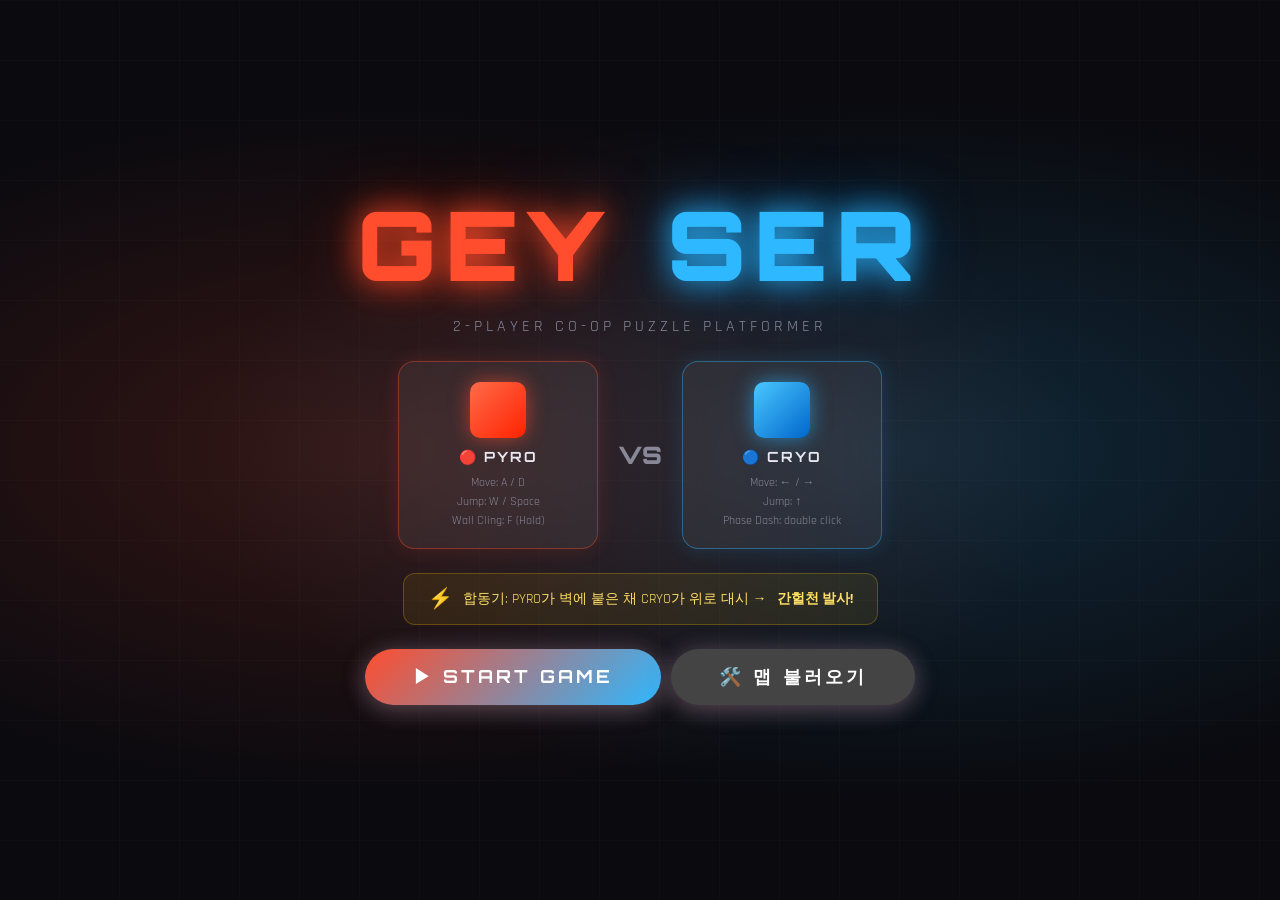
<file: index.html>
<!DOCTYPE html>
<html lang="ko">
<head>
  <meta charset="UTF-8" />
  <meta name="viewport" content="width=device-width, initial-scale=1.0" />
  <title>Thermal Bond – Co-op Puzzle Platformer</title>
  <link rel="preconnect" href="https://fonts.googleapis.com" />
  <link href="https://fonts.googleapis.com/css2?family=Orbitron:wght@400;700;900&family=Rajdhani:wght@400;600;700&display=swap" rel="stylesheet" />
  <link rel="stylesheet" href="style.css" />
</head>
<body>
  <!-- Title Screen -->
  <div id="title-screen" class="screen active">
    <div class="title-bg"></div>
    <div class="title-content">
      <div class="title-logo">
        <span class="logo-fire">GEY</span>
        <span class="logo-ice">SER</span>
      </div>
      <div class="title-sub">2-Player Co-op Puzzle Platformer</div>
      <div class="char-preview">
        <div class="preview-card red-card">
          <div class="preview-icon pyro-icon"></div>
          <div class="preview-name">🔴 PYRO</div>
          <div class="preview-keys">
            <span>Move: A / D</span>
            <span>Jump: W / Space</span>
            <span>Wall Cling: F (Hold)</span>
          </div>
        </div>
        <div class="preview-vs">VS</div>
        <div class="preview-card blue-card">
          <div class="preview-icon cryo-icon"></div>
          <div class="preview-name">🔵 CRYO</div>
          <div class="preview-keys">
            <span>Move: ← / →</span>
            <span>Jump: ↑</span>
            <span>Phase Dash: double click</span>
          </div>
        </div>
      </div>
      <div class="combo-hint">
        <span class="combo-icon">⚡</span>
        합동기: PYRO가 벽에 붙은 채 CRYO가 위로 대시 → <strong>간헐천 발사!</strong>
      </div>
      <div class="title-buttons" style="display: flex; gap: 10px; justify-content: center; flex-direction: column; align-items: center;">
        <div style="display: flex; gap: 10px;">
          <button id="btn-start" class="btn-primary">▶ START GAME</button>
          <button id="btn-load-map" class="btn-primary" style="background: #444; border-color: #777;">🛠️ 맵 불러오기</button>
        </div>
        <div id="custom-map-ui" style="display: none; margin-top: 15px; width: 100%; max-width: 400px; text-align: center;">
          <textarea id="custom-map-input" placeholder="에디터에서 복사한 코드(const levelMap = [ ... ])를 여기에 붙여넣으세요!" style="width: 100%; height: 80px; background: #0a0a0f; color: #0f0; padding: 10px; border: 1px solid #555; border-radius: 5px; font-family: monospace; resize: none;"></textarea>
          <button id="btn-start-custom" class="btn-primary" style="margin-top: 10px; font-size: 14px; padding: 10px 20px; background: #0078d7; border-color: #005a9e; width: 100%;">이 맵으로 플레이!</button>
        </div>
      </div>
    </div>
  </div>

  <!-- Stage Select Overlay -->
  <div id="stage-select-overlay" style="display:none; position:fixed; top:0; left:0; width:100%; height:100%; background:rgba(0,0,0,0.85); z-index:9999; align-items:center; justify-content:center; backdrop-filter:blur(6px);">
    <div style="background:linear-gradient(135deg,#0d0d1a 0%,#1a0a2e 100%); border:2px solid #4a2fa0; border-radius:20px; padding:40px; max-width:500px; width:90%; text-align:center; box-shadow:0 0 60px rgba(100,50,255,0.4);">
      <div style="font-family:'Orbitron',sans-serif; font-size:28px; color:#c084fc; margin-bottom:8px; letter-spacing:4px;">SELECT STAGE</div>
      <div style="color:#888; font-size:14px; margin-bottom:30px; font-family:'Rajdhani',sans-serif;">스테이지를 선택하세요</div>
      <div style="display:grid; grid-template-columns:1fr 1fr; gap:16px; margin-bottom:28px;">
        <button class="stage-btn" id="stage-btn-1" onclick="selectStage(0)">
          <div class="stage-num">01</div>
          <div class="stage-name">Tutorial I</div>
          <div class="stage-desc">기본 조작 익히기</div>
        </button>
        <button class="stage-btn" id="stage-btn-2" onclick="selectStage(1)">
          <div class="stage-num">02</div>
          <div class="stage-name">Tutorial II</div>
          <div class="stage-desc">협력 퍼즐 도전</div>
        </button>
        <button class="stage-btn" id="stage-btn-3" onclick="selectStage(2)">
          <div class="stage-num">03</div>
          <div class="stage-name">Tutorial III</div>
          <div class="stage-desc">고급 메카닉</div>
        </button>
        <button class="stage-btn" id="stage-btn-4" onclick="selectStage(3)">
          <div class="stage-num">04</div>
          <div class="stage-name">Main Stage</div>
          <div class="stage-desc">최종 관문</div>
        </button>
      </div>
      <button onclick="closeStageSelect()" style="background:transparent; border:1px solid #555; color:#888; padding:10px 30px; border-radius:8px; cursor:pointer; font-family:'Rajdhani',sans-serif; font-size:14px; transition:all 0.2s;" onmouseover="this.style.borderColor='#c084fc';this.style.color='#c084fc'" onmouseout="this.style.borderColor='#555';this.style.color='#888'">✕ 취소</button>
    </div>
  </div>

  <div id="game-screen" class="screen">
    <!-- Top HUD -->
    <div id="hud-top">
      <div class="hud-center">
        <div id="stage-label">STAGE 1</div>
        <div id="objective-text">적을 처치하고 협력하여 탈출하세요!</div>
        <div style="display:flex; gap:8px; justify-content:center; margin-top:6px;">
          <button id="btn-ingame-restart" onclick="startGame()" style="padding:5px 14px;background:#c62828;border:2px solid #ff5252;color:#fff;border-radius:6px;font-size:12px;cursor:pointer;font-family:inherit;">↩ 재시작</button>
          <button id="btn-ingame-menu" onclick="goToMenu()" style="padding:5px 14px;background:#1a237e;border:2px solid #5c6bc0;color:#fff;border-radius:6px;font-size:12px;cursor:pointer;font-family:inherit;">🏠 메뉴</button>
        </div>
      </div>
    </div>
    
    <!-- Left HUD (Pyro) -->
    <div id="hud-left" class="side-hud pyro-hud">
      <div class="hud-name">🔴 PYRO</div>
      <div class="hud-controls">
        ⌨️ 조작키<br>
        이동: <span class="keycap">A</span> <span class="keycap">D</span><br>
        점프: <span class="keycap">W</span><br>
        사격: <span class="keycap">R</span><br>
        벽타기: <span class="keycap">F</span>
      </div>
      <div class="hud-state" id="pyro-state">IDLE</div>
      <div class="hud-ammo">탄창: <span id="pyro-ammo">3</span>/3</div>
      <div class="hud-skill">
        <span>Wall Cling</span>
        <div class="skill-bar-bg"><div id="pyro-skill-bar" class="skill-bar red-skill"></div></div>
      </div>
    </div>

    <!-- Right HUD (Cryo) -->
    <div id="hud-right" class="side-hud cryo-hud">
      <div class="hud-name">🔵 CRYO</div>
      <div class="hud-controls">
        ⌨️ 조작키<br>
        이동: <span class="keycap">←</span> <span class="keycap">→</span><br>
        점프: <span class="keycap">↑</span><br>
        대시: <span class="keycap">Shift</span>
      </div>
      <div class="hud-state" id="cryo-state">IDLE</div>
      <div class="hud-skill">
        <span>Phase Dash</span>
        <div class="skill-bar-bg"><div id="cryo-skill-bar" class="skill-bar blue-skill"></div></div>
      </div>
    </div>
    <canvas id="gameCanvas"></canvas>
    <div id="effect-overlay"></div>
  </div>

  <!-- Clear Screen -->
  <div id="clear-screen" class="screen">
    <div class="clear-content">
      <div class="clear-title">🎉 STAGE CLEAR! 🎉</div>
      <div class="clear-sub">두 영웅이 함께 탈출에 성공했습니다!</div>
      <div class="clear-stats" id="clear-stats"></div>
      <div style="display: flex; gap: 10px; justify-content: center; margin-top: 15px; flex-wrap: wrap;">
        <button id="btn-next-stage" class="btn-primary" style="background: #0078d7; border-color: #005a9e;">▶ 다음 스테이지</button>
        <button id="btn-restart" class="btn-primary">🔄 다시 플레이</button>
        <button id="btn-clear-menu" class="btn-primary" style="background: #1a237e; border-color: #5c6bc0;">🏠 메뉴로</button>
      </div>
    </div>
  </div>

  <script src="game.js"></script>
</body>
</html>
</file>
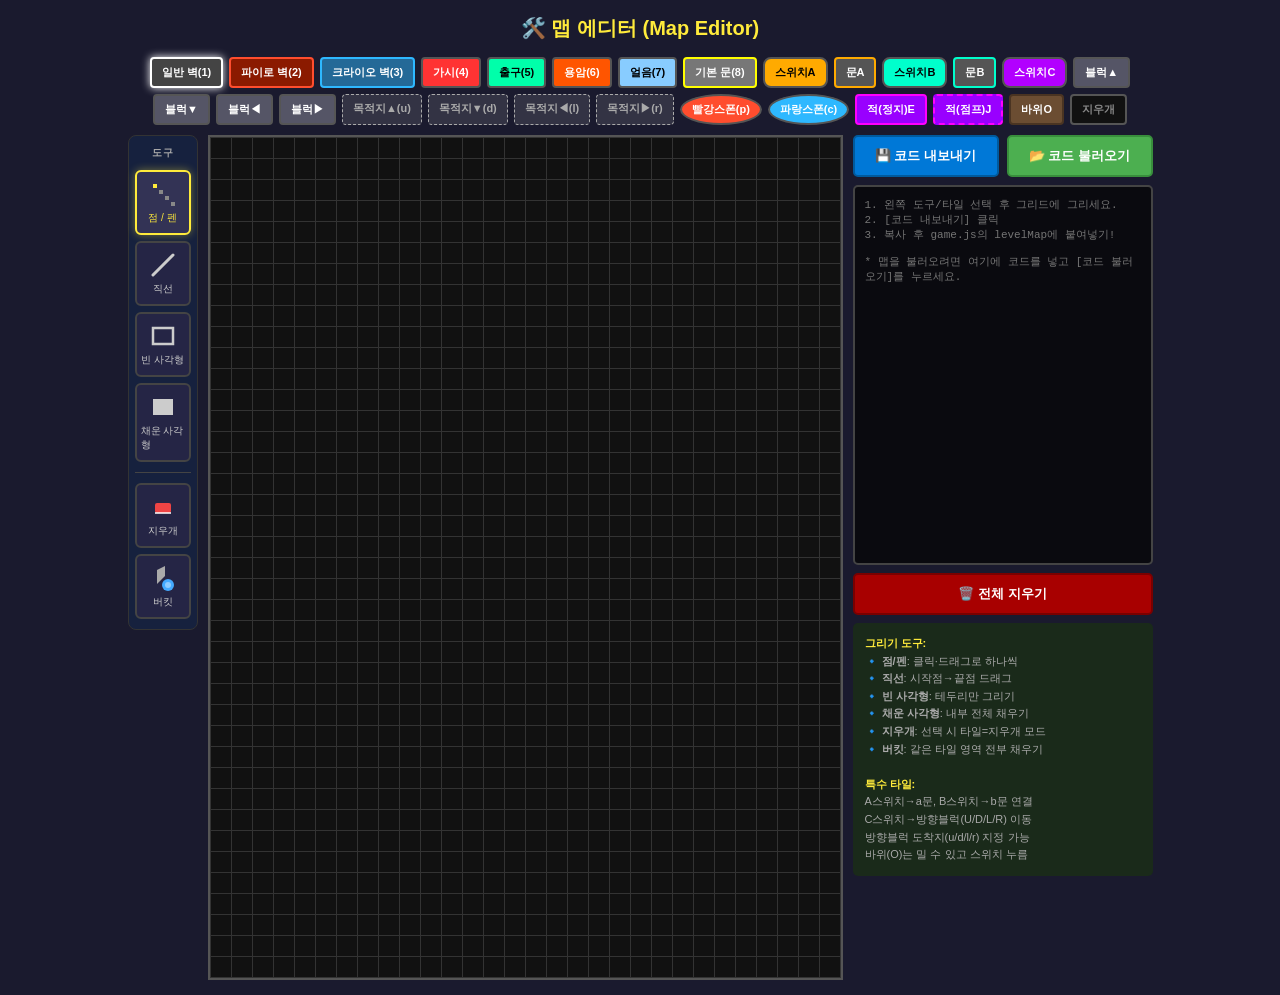
<file: editor.html>
<!DOCTYPE html>
<html lang="ko">
<head>
    <meta charset="UTF-8">
    <title>Thermal Bond - Map Editor</title>
    <style>
        * { box-sizing: border-box; margin: 0; padding: 0; }
        body { background: #1a1a2e; color: white; font-family: 'Segoe UI', sans-serif; display: flex; flex-direction: column; align-items: center; padding: 15px; gap: 10px; min-height: 100vh; }
        h1 { color: #ffeb3b; font-size: 20px; margin-bottom: 5px; }

        /* TILE TOOLBAR (top) */
        #toolbar { display: flex; gap: 6px; flex-wrap: wrap; justify-content: center; max-width: 1000px; }
        .tile-btn { padding: 6px 10px; cursor: pointer; border: 2px solid #555; color: white; border-radius: 4px; font-size: 11px; font-weight: bold; transition: 0.15s; user-select: none; }
        .tile-btn:hover { filter: brightness(1.3); }
        .tile-btn.active { border-color: #fff; box-shadow: 0 0 8px #fff; }
        .t0 { background: #111; color: #888; }
        .t1 { background: #444; }
        .t2 { background: #8b1a00; border-color: #ff4d2e; }
        .t3 { background: rgba(46,184,255,0.5); border-color: #2eb8ff; }
        .t4 { background: #ff3333; }
        .t5 { background: #00ffaa; color: #000; }
        .t6 { background: #ff5500; }
        .t7 { background: #88ccff; color: #000; }
        .t8 { background: #777; border-color: #ffff00; }
        .tA { background: #ffaa00; color: #000; border-radius: 8px; }
        .ta { background: #555; border-color: #ffaa00; }
        .tB { background: #00ffcc; color: #000; border-radius: 8px; }
        .tb { background: #555; border-color: #00ffcc; }
        .tC { background: #b200ff; border-radius: 8px; }
        .tU { background: #556; }
        .tD { background: #556; }
        .tL { background: #556; }
        .tR { background: #556; }
        .tu, .td, .tl, .tr { background: #334; border: 1px dashed #aaa; color: #aaa; border-radius: 4px; }
        .tO { background: #6b4d32; border-color: #4a3422; }
        .tp { background: #ff4d2e; color: #fff; border-radius: 50%; }
        .tc { background: #2eb8ff; color: #fff; border-radius: 50%; }
        .tE { background: #9900ff; border: 2px solid #ff00ff; color: #fff; font-weight: bold; }
        .tJ { background: #9900ff; border: 2px dashed #ff00ff; color: #fff; font-weight: bold; }

        /* MAIN LAYOUT */
        #main-layout { display: flex; gap: 10px; align-items: flex-start; }

        /* DRAW TOOL SIDEBAR (left) */
        #draw-tools { display: flex; flex-direction: column; gap: 6px; width: 70px; background: #16213e; border: 1px solid #333; border-radius: 8px; padding: 10px 6px; }
        #draw-tools h3 { font-size: 10px; color: #aaa; text-align: center; margin-bottom: 4px; text-transform: uppercase; letter-spacing: 1px; }
        .draw-btn { display: flex; flex-direction: column; align-items: center; gap: 3px; padding: 8px 4px; background: #252545; border: 2px solid #444; border-radius: 6px; cursor: pointer; transition: 0.15s; font-size: 10px; color: #ccc; user-select: none; }
        .draw-btn:hover { background: #333366; }
        .draw-btn.active { border-color: #ffeb3b; background: #333355; color: #ffeb3b; box-shadow: 0 0 8px rgba(255,235,59,0.4); }
        .draw-btn svg { display: block; }
        .separator { border-top: 1px solid #444; margin: 4px 0; }

        /* GRID */
        #grid-wrap { position: relative; }
        #grid { display: grid; grid-template-columns: repeat(30, 20px); grid-template-rows: repeat(40, 20px); gap: 1px; background: #333; border: 2px solid #555; padding: 1px; cursor: crosshair; }
        .cell { width: 20px; height: 20px; background: #111; user-select: none; position: relative; display: flex; align-items: center; justify-content: center; }
        .cell-label { font-size: 8px; font-weight: bold; color: rgba(255,255,255,0.75); pointer-events: none; line-height: 1; text-shadow: 0 0 2px #000; }
        /* preview overlay */
        #preview-canvas { position: absolute; top: 1px; left: 1px; pointer-events: none; }

        /* OUTPUT PANEL */
        #output-area { display: flex; flex-direction: column; gap: 8px; width: 300px; }
        textarea { width: 100%; height: 380px; background: #0a0a0f; color: #0f0; font-family: Consolas, monospace; font-size: 11px; padding: 10px; border: 2px solid #444; border-radius: 5px; resize: none; }
        .action-btn { padding: 10px; cursor: pointer; border: 2px solid; color: white; border-radius: 5px; font-weight: bold; font-size: 13px; transition: 0.15s; }
        .action-btn:hover { filter: brightness(1.2); }
        .instructions { background: #1a2a1a; padding: 12px; border-radius: 5px; font-size: 11px; line-height: 1.6; color: #aaa; }
        .instructions strong { color: #ffeb3b; }
    </style>
</head>
<body>
    <h1>🛠️ 맵 에디터 (Map Editor)</h1>

    <!-- TILE PALETTE -->
    <div id="toolbar">
        <div class="tile-btn active t1" data-val="1">일반 벽(1)</div>
        <div class="tile-btn t2" data-val="2">파이로 벽(2)</div>
        <div class="tile-btn t3" data-val="3">크라이오 벽(3)</div>
        <div class="tile-btn t4" data-val="4">가시(4)</div>
        <div class="tile-btn t5" data-val="5">출구(5)</div>
        <div class="tile-btn t6" data-val="6">용암(6)</div>
        <div class="tile-btn t7" data-val="7">얼음(7)</div>
        <div class="tile-btn t8" data-val="8">기본 문(8)</div>
        <div class="tile-btn tA" data-val="A">스위치A</div>
        <div class="tile-btn ta" data-val="a">문A</div>
        <div class="tile-btn tB" data-val="B">스위치B</div>
        <div class="tile-btn tb" data-val="b">문B</div>
        <div class="tile-btn tC" data-val="C">스위치C</div>
        <div class="tile-btn tU" data-val="U">블럭▲</div>
        <div class="tile-btn tD" data-val="D">블럭▼</div>
        <div class="tile-btn tL" data-val="L">블럭◀</div>
        <div class="tile-btn tR" data-val="R">블럭▶</div>
        <div class="tile-btn tu" data-val="u">목적지▲(u)</div>
        <div class="tile-btn td" data-val="d">목적지▼(d)</div>
        <div class="tile-btn tl" data-val="l">목적지◀(l)</div>
        <div class="tile-btn tr" data-val="r">목적지▶(r)</div>
        <div class="tile-btn tp" data-val="p">빨강스폰(p)</div>
        <div class="tile-btn tc" data-val="c">파랑스폰(c)</div>
        <div class="tile-btn tE" data-val="E">적(정지)E</div>
        <div class="tile-btn tJ" data-val="J">적(점프)J</div>
        <div class="tile-btn tO" data-val="O">바위O</div>
        <div class="tile-btn t0" data-val="0">지우개</div>
    </div>

    <div id="main-layout">

        <!-- DRAW TOOL SIDEBAR -->
        <div id="draw-tools">
            <h3>도구</h3>

            <!-- 점 (Pencil) -->
            <div class="draw-btn active" id="tool-pencil" data-tool="pencil" title="점 찍기 (드래그 가능)">
                <svg width="28" height="28" viewBox="0 0 28 28">
                    <rect x="4" y="4" width="4" height="4" fill="#ffeb3b"/>
                    <rect x="10" y="10" width="4" height="4" fill="#888"/>
                    <rect x="16" y="16" width="4" height="4" fill="#888"/>
                    <rect x="22" y="22" width="4" height="4" fill="#888"/>
                </svg>
                점 / 펜
            </div>

            <!-- 선 (Line) -->
            <div class="draw-btn" id="tool-line" data-tool="line" title="직선 긋기">
                <svg width="28" height="28" viewBox="0 0 28 28">
                    <line x1="4" y1="24" x2="24" y2="4" stroke="#ccc" stroke-width="3" stroke-linecap="round"/>
                </svg>
                직선
            </div>

            <!-- 빈 사각형 (Rect outline) -->
            <div class="draw-btn" id="tool-rect" data-tool="rect" title="빈 사각형 테두리">
                <svg width="28" height="28" viewBox="0 0 28 28">
                    <rect x="4" y="6" width="20" height="16" fill="none" stroke="#ccc" stroke-width="2.5"/>
                </svg>
                빈 사각형
            </div>

            <!-- 채운 사각형 (Fill rect) -->
            <div class="draw-btn" id="tool-fill-rect" data-tool="fill-rect" title="채운 사각형">
                <svg width="28" height="28" viewBox="0 0 28 28">
                    <rect x="4" y="6" width="20" height="16" fill="#ccc"/>
                </svg>
                채운 사각형
            </div>

            <div class="separator"></div>

            <!-- 지우개 -->
            <div class="draw-btn" id="tool-eraser" data-tool="eraser" title="지우개">
                <svg width="28" height="28" viewBox="0 0 28 28">
                    <rect x="6" y="10" width="16" height="10" rx="2" fill="#e44" />
                    <line x1="6" y1="20" x2="22" y2="20" stroke="#fff" stroke-width="1.5"/>
                </svg>
                지우개
            </div>

            <!-- 버킷 (Flood fill) -->
            <div class="draw-btn" id="tool-bucket" data-tool="bucket" title="영역 채우기">
                <svg width="28" height="28" viewBox="0 0 28 28">
                    <path d="M8 20 L8 6 L16 2 L16 12 Z" fill="#aaa"/>
                    <ellipse cx="19" cy="21" rx="6" ry="6" fill="#4af"/>
                    <ellipse cx="19" cy="21" rx="3" ry="3" fill="#fff" opacity="0.4"/>
                </svg>
                버킷
            </div>
        </div>

        <!-- GRID -->
        <div id="grid-wrap">
            <div id="grid" ondragstart="return false;" ondrop="return false;"></div>
            <canvas id="preview-canvas"></canvas>
        </div>

        <!-- OUTPUT PANEL -->
        <div id="output-area">
            <div style="display: flex; gap: 8px;">
                <button class="action-btn" id="btn-export" style="background:#0078d7; border-color:#005a9e; flex: 1;">💾 코드 내보내기</button>
                <button class="action-btn" id="btn-load" style="background:#4CAF50; border-color:#388E3C; flex: 1;">📂 코드 불러오기</button>
            </div>
            <textarea id="output" placeholder="1. 왼쪽 도구/타일 선택 후 그리드에 그리세요.&#10;2. [코드 내보내기] 클릭&#10;3. 복사 후 game.js의 levelMap에 붙여넣기!&#10;&#10;* 맵을 불러오려면 여기에 코드를 넣고 [코드 불러오기]를 누르세요."></textarea>
            <button class="action-btn" id="btn-clear" style="background:#a80000; border-color:#7a0000;">🗑️ 전체 지우기</button>
            <div class="instructions">
                <strong>그리기 도구:</strong><br>
                🔹 <b>점/펜</b>: 클릭·드래그로 하나씩<br>
                🔹 <b>직선</b>: 시작점→끝점 드래그<br>
                🔹 <b>빈 사각형</b>: 테두리만 그리기<br>
                🔹 <b>채운 사각형</b>: 내부 전체 채우기<br>
                🔹 <b>지우개</b>: 선택 시 타일=지우개 모드<br>
                🔹 <b>버킷</b>: 같은 타일 영역 전부 채우기<br><br>
                <strong>특수 타일:</strong><br>
                A스위치→a문, B스위치→b문 연결<br>
                C스위치→방향블럭(U/D/L/R) 이동<br>
                방향블럭 도착지(u/d/l/r) 지정 가능<br>
                바위(O)는 밀 수 있고 스위치 누름
            </div>
        </div>
    </div>

    <script>
        const COLS = 30, ROWS = 40;
        const CELL = 21; // 20px + 1px gap
        const grid = document.getElementById('grid');
        const previewCanvas = document.getElementById('preview-canvas');
        const previewCtx = previewCanvas.getContext('2d');

        let currentVal = '1';
        let currentTool = 'pencil';
        let isDrawing = false;
        let startCell = null; // {r, c} for line/rect tools

        // Init Map Data
        const mapData = Array(ROWS).fill(null).map(() => Array(COLS).fill('0'));

        // Color map for preview
        const colorMap = {
            '0': '#111', '1': '#444', '2': '#8b1a00', '3': 'rgba(46,184,255,0.4)',
            '4': '#ff3333', '5': '#00ffaa', '6': '#ff5500', '7': '#88ccff',
            '8': '#777', 'A': '#ffaa00', 'a': '#666', 'B': '#00ffcc',
            'b': '#666', 'C': '#b200ff', 'U': '#445', 'D': '#445',
            'L': '#445', 'R': '#445', 'u': '#334', 'd': '#334', 'l': '#334', 'r': '#334', 'O': '#6b4d32',
            'p': '#ff4d2e', 'c': '#2eb8ff', 'E': '#9900ff', 'J': '#9900ff'
        };

        // Labels shown in each cell
        const labelMap = {
            '0':'','1':'1','2':'2','3':'3','4':'4','5':'5','6':'용암','7':'얼음',
            '8':'문','A':'스A','a':'aㅂ','B':'스B','b':'bㅂ','C':'스C',
            'U':'▲','D':'▼','L':'◀','R':'▶',
            'u':'목▲','d':'목▼','l':'목◀','r':'목▶',
            'O':'바위','p':'P','c':'C','E':'적E','J':'적J'
        };

        // Build grid cells
        for (let r = 0; r < ROWS; r++) {
            for (let c = 0; c < COLS; c++) {
                const cell = document.createElement('div');
                cell.className = 'cell';
                cell.style.background = '#111';
                cell.dataset.r = r;
                cell.dataset.c = c;
                const lbl = document.createElement('span');
                lbl.className = 'cell-label';
                cell.appendChild(lbl);
                grid.appendChild(cell);
            }
        }

        // Setup preview canvas size
        function resizePreview() {
            const gRect = grid.getBoundingClientRect();
            previewCanvas.width = gRect.width;
            previewCanvas.height = gRect.height;
        }
        setTimeout(resizePreview, 100);

        // Get cell element at (r, c)
        function getCell(r, c) {
            if (r < 0 || r >= ROWS || c < 0 || c >= COLS) return null;
            return grid.children[r * COLS + c];
        }

        function applyCell(r, c, val) {
            if (r < 0 || r >= ROWS || c < 0 || c >= COLS) return;
            const v = (currentTool === 'eraser') ? '0' : val;
            mapData[r][c] = v;
            const cell = getCell(r, c);
            if (cell) {
                cell.style.background = colorMap[v] || '#111';
                const lbl = cell.querySelector('.cell-label');
                if (lbl) lbl.textContent = (labelMap[v] !== undefined) ? labelMap[v] : v;
            }
        }

        // Bresenham line cells
        function lineCells(r0, c0, r1, c1) {
            let cells = [];
            let dr = Math.abs(r1 - r0), dc = Math.abs(c1 - c0);
            let sr = r0 < r1 ? 1 : -1, sc = c0 < c1 ? 1 : -1;
            let err = dr - dc;
            while (true) {
                cells.push({r: r0, c: c0});
                if (r0 === r1 && c0 === c1) break;
                let e2 = 2 * err;
                if (e2 > -dc) { err -= dc; r0 += sr; }
                if (e2 < dr) { err += dr; c0 += sc; }
            }
            return cells;
        }

        // Rect outline/fill cells
        function rectCells(r0, c0, r1, c1, filled) {
            let cells = [];
            let minR = Math.min(r0, r1), maxR = Math.max(r0, r1);
            let minC = Math.min(c0, c1), maxC = Math.max(c0, c1);
            for (let r = minR; r <= maxR; r++) {
                for (let c = minC; c <= maxC; c++) {
                    if (filled || r === minR || r === maxR || c === minC || c === maxC) {
                        cells.push({r, c});
                    }
                }
            }
            return cells;
        }

        // Draw preview on canvas
        function drawPreview(cells, val) {
            previewCtx.clearRect(0, 0, previewCanvas.width, previewCanvas.height);
            const color = colorMap[val] || '#fff';
            previewCtx.globalAlpha = 0.65;
            previewCtx.fillStyle = color;
            cells.forEach(({r, c}) => {
                previewCtx.fillRect(c * CELL, r * CELL, 20, 20);
            });
            previewCtx.globalAlpha = 1;
        }

        function clearPreview() {
            previewCtx.clearRect(0, 0, previewCanvas.width, previewCanvas.height);
        }

        // Flood fill (BFS)
        function floodFill(r, c, targetVal, fillVal) {
            if (targetVal === fillVal) return;
            const queue = [{r, c}];
            const visited = new Set();
            while (queue.length) {
                const {r: cr, c: cc} = queue.shift();
                if (cr < 0 || cr >= ROWS || cc < 0 || cc >= COLS) continue;
                const key = cr * COLS + cc;
                if (visited.has(key)) continue;
                if (mapData[cr][cc] !== targetVal) continue;
                visited.add(key);
                mapData[cr][cc] = fillVal;
                const cell = getCell(cr, cc);
                if (cell) cell.style.background = colorMap[fillVal] || '#111';
                queue.push({r: cr-1, c: cc}, {r: cr+1, c: cc}, {r: cr, c: cc-1}, {r: cr, c: cc+1});
            }
        }

        function getCellFromEvent(e) {
            const target = e.target.closest('.cell');
            if (!target) return null;
            return { r: parseInt(target.dataset.r), c: parseInt(target.dataset.c) };
        }

        // Mouse events on grid
        grid.addEventListener('mousedown', (e) => {
            const pos = getCellFromEvent(e);
            if (!pos) return;
            isDrawing = true;
            startCell = pos;

            if (currentTool === 'pencil' || currentTool === 'eraser') {
                applyCell(pos.r, pos.c, currentVal);
            } else if (currentTool === 'bucket') {
                const target = mapData[pos.r][pos.c];
                const fill = currentVal;
                floodFill(pos.r, pos.c, target, fill);
            }
        });

        grid.addEventListener('mousemove', (e) => {
            const pos = getCellFromEvent(e);
            if (!pos) return;

            if (currentTool === 'pencil' || currentTool === 'eraser') {
                if (isDrawing) applyCell(pos.r, pos.c, currentVal);
            } else if ((currentTool === 'line' || currentTool === 'rect' || currentTool === 'fill-rect') && isDrawing && startCell) {
                let cells = [];
                if (currentTool === 'line') cells = lineCells(startCell.r, startCell.c, pos.r, pos.c);
                else if (currentTool === 'rect') cells = rectCells(startCell.r, startCell.c, pos.r, pos.c, false);
                else cells = rectCells(startCell.r, startCell.c, pos.r, pos.c, true);
                drawPreview(cells, currentVal);
            }
        });

        document.addEventListener('mouseup', (e) => {
            if (!isDrawing) return;
            const pos = getCellFromEvent(e);

            if ((currentTool === 'line' || currentTool === 'rect' || currentTool === 'fill-rect') && startCell && pos) {
                let cells = [];
                if (currentTool === 'line') cells = lineCells(startCell.r, startCell.c, pos.r, pos.c);
                else if (currentTool === 'rect') cells = rectCells(startCell.r, startCell.c, pos.r, pos.c, false);
                else cells = rectCells(startCell.r, startCell.c, pos.r, pos.c, true);
                cells.forEach(({r, c}) => applyCell(r, c, currentVal));
                clearPreview();
            }

            isDrawing = false;
            startCell = null;
        });

        // Tile toolbar
        document.querySelectorAll('#toolbar .tile-btn').forEach(btn => {
            btn.addEventListener('click', () => {
                document.querySelectorAll('#toolbar .tile-btn').forEach(b => b.classList.remove('active'));
                btn.classList.add('active');
                currentVal = btn.dataset.val;
                // Auto-switch to pencil if eraser was active
                if (currentTool === 'eraser') {
                    setTool('pencil');
                }
            });
        });

        // Draw tool sidebar
        function setTool(tool) {
            currentTool = tool;
            document.querySelectorAll('.draw-btn').forEach(b => b.classList.remove('active'));
            const el = document.querySelector(`[data-tool="${tool}"]`);
            if (el) el.classList.add('active');
        }
        document.querySelectorAll('.draw-btn').forEach(btn => {
            btn.addEventListener('click', () => setTool(btn.dataset.tool));
        });

        // Export
        document.getElementById('btn-export').addEventListener('click', () => {
            let out = 'const levelMap = [\n';
            for (let r = 0; r < ROWS; r++) {
                out += '    "' + mapData[r].join('') + '"';
                if (r < ROWS - 1) out += ',';
                out += '\n';
            }
            out += '];';
            const ta = document.getElementById('output');
            ta.value = out;
            ta.select();
            ta.setSelectionRange(0, 99999);
        });

        // Load
        document.getElementById('btn-load').addEventListener('click', () => {
            const input = document.getElementById('output').value;
            try {
                const match = input.match(/\[([\s\S]*)\]/);
                if (match) {
                    const arr = eval('[' + match[1] + ']');
                    if (arr.length === ROWS && arr[0].length === COLS) {
                        for (let r = 0; r < ROWS; r++) {
                            for (let c = 0; c < COLS; c++) {
                                let val = arr[r][c];
                                applyCell(r, c, val);
                            }
                        }
                        alert('맵을 성공적으로 불러왔습니다!');
                    } else {
                        alert('맵 크기가 맞지 않습니다 (가로30x세로40).');
                    }
                } else {
                    alert('올바른 맵 코드가 아닙니다.');
                }
            } catch(e) {
                alert('맵을 불러오는 중 오류가 발생했습니다: ' + e.message);
            }
        });

        // Clear
        document.getElementById('btn-clear').addEventListener('click', () => {
            if (confirm('맵을 초기화하시겠습니까?')) {
                for (let r = 0; r < ROWS; r++) {
                    for (let c = 0; c < COLS; c++) {
                        mapData[r][c] = '0';
                        const cell = getCell(r, c);
                        if (cell) cell.style.background = '#111';
                    }
                }
                document.getElementById('output').value = '';
            }
        });
    </script>
</body>
</html>
</file>
<file: style.css>
/* =============================================
   THERMAL BOND – Global Styles
   ============================================= */
*, *::before, *::after { box-sizing: border-box; margin: 0; padding: 0; }

:root {
  --pyro: #ff4d2e;
  --pyro-glow: #ff6b4a;
  --pyro-dark: #8b1a00;
  --cryo: #2eb8ff;
  --cryo-glow: #4ac8ff;
  --cryo-dark: #004d8b;
  --bg-dark: #0a0a0f;
  --bg-mid: #12121a;
  --panel: rgba(255,255,255,0.06);
  --border: rgba(255,255,255,0.12);
  --text: #e8e8f0;
  --text-dim: #888899;
}

html, body {
  width: 100%; height: 100%;
  background: var(--bg-dark);
  color: var(--text);
  font-family: 'Rajdhani', sans-serif;
  overflow: hidden;
}

/* ── Screens ── */
.screen {
  position: fixed; inset: 0;
  display: none;
  align-items: center; justify-content: center;
  z-index: 10;
}
.screen.active { display: flex; }

/* ── Title Screen ── */
#title-screen {
  flex-direction: column;
  background: radial-gradient(ellipse at 30% 50%, rgba(255,77,46,.18) 0%, transparent 55%),
              radial-gradient(ellipse at 70% 50%, rgba(46,184,255,.18) 0%, transparent 55%),
              var(--bg-dark);
}

.title-bg {
  position: absolute; inset: 0;
  background-image:
    repeating-linear-gradient(0deg, transparent, transparent 59px, rgba(255,255,255,.03) 60px),
    repeating-linear-gradient(90deg, transparent, transparent 59px, rgba(255,255,255,.03) 60px);
  pointer-events: none;
}

.title-content {
  position: relative;
  text-align: center;
  display: flex; flex-direction: column; align-items: center; gap: 24px;
  padding: 32px;
  animation: fadeUp .8s ease both;
}

.title-logo {
  font-family: 'Orbitron', sans-serif;
  font-size: clamp(48px, 8vw, 96px);
  font-weight: 900;
  letter-spacing: 8px;
  line-height: 1;
}
.logo-fire {
  color: var(--pyro);
  text-shadow: 0 0 30px var(--pyro), 0 0 60px var(--pyro-dark);
}
.logo-ice {
  color: var(--cryo);
  text-shadow: 0 0 30px var(--cryo), 0 0 60px var(--cryo-dark);
  margin-left: 16px;
}
.title-sub {
  font-size: 16px; letter-spacing: 4px; color: var(--text-dim); text-transform: uppercase;
}

/* Character Preview Cards */
.char-preview {
  display: flex; align-items: center; gap: 20px;
  flex-wrap: wrap; justify-content: center;
}
.preview-card {
  background: var(--panel);
  border: 1px solid var(--border);
  border-radius: 16px;
  padding: 20px 28px;
  min-width: 200px;
  display: flex; flex-direction: column; align-items: center; gap: 10px;
  backdrop-filter: blur(10px);
  transition: transform .3s, box-shadow .3s;
}
.preview-card:hover { transform: translateY(-6px); }
.red-card {
  border-color: rgba(255,77,46,.4);
  box-shadow: 0 0 20px rgba(255,77,46,.15);
}
.red-card:hover { box-shadow: 0 8px 32px rgba(255,77,46,.35); }
.blue-card {
  border-color: rgba(46,184,255,.4);
  box-shadow: 0 0 20px rgba(46,184,255,.15);
}
.blue-card:hover { box-shadow: 0 8px 32px rgba(46,184,255,.35); }

.preview-icon {
  width: 56px; height: 56px; border-radius: 10px;
}
.pyro-icon {
  background: linear-gradient(135deg, #ff6b4a, #ff2200);
  box-shadow: 0 0 20px rgba(255,77,46,.6);
  animation: pulse-red 2s infinite;
}
.cryo-icon {
  background: linear-gradient(135deg, #4ac8ff, #0066cc);
  box-shadow: 0 0 20px rgba(46,184,255,.6);
  animation: pulse-blue 2s infinite;
}
.preview-name { font-family: 'Orbitron', sans-serif; font-size: 14px; font-weight: 700; letter-spacing: 2px; }
.preview-keys { display: flex; flex-direction: column; align-items: center; gap: 4px; font-size: 12px; color: var(--text-dim); }
.preview-vs { font-family: 'Orbitron', sans-serif; font-size: 24px; font-weight: 900; color: var(--text-dim); }

.combo-hint {
  background: rgba(255,200,0,.08);
  border: 1px solid rgba(255,200,0,.25);
  border-radius: 12px;
  padding: 12px 24px;
  font-size: 14px;
  color: #ffe066;
  display: flex; align-items: center; gap: 10px;
  max-width: 600px;
}
.combo-icon { font-size: 20px; }

/* ── Buttons ── */
.btn-primary {
  font-family: 'Orbitron', sans-serif;
  font-size: 18px; font-weight: 700;
  letter-spacing: 3px;
  padding: 16px 48px;
  border: none; border-radius: 50px;
  background: linear-gradient(135deg, var(--pyro), var(--cryo));
  color: #fff;
  cursor: pointer;
  transition: transform .2s, box-shadow .2s;
  box-shadow: 0 4px 24px rgba(255,77,46,.3), 0 4px 24px rgba(46,184,255,.3);
}
.btn-primary:hover {
  transform: scale(1.06);
  box-shadow: 0 8px 36px rgba(255,77,46,.5), 0 8px 36px rgba(46,184,255,.5);
}
.btn-primary:active { transform: scale(.97); }

/* ── HUD ── */
#game-screen { display: none; flex-direction: column; padding: 0; position: relative; width: 100%; height: 100%; }
#game-screen.active { display: flex; }

#hud-top {
  display: flex;
  align-items: center;
  justify-content: center;
  padding: 8px 16px;
  background: rgba(0,0,0,.65);
  backdrop-filter: blur(8px);
  border-bottom: 1px solid var(--border);
  z-index: 20;
}

.side-hud {
  position: absolute;
  top: 60px;
  width: 220px;
  background: rgba(0,0,0,.7);
  backdrop-filter: blur(8px);
  border: 1px solid var(--border);
  border-radius: 12px;
  padding: 16px;
  display: flex;
  flex-direction: column;
  gap: 12px;
  z-index: 20;
}
#hud-left { left: 20px; border-color: rgba(255,77,46,.4); box-shadow: 0 0 15px rgba(255,77,46,.15); }
#hud-right { right: 20px; border-color: rgba(46,184,255,.4); box-shadow: 0 0 15px rgba(46,184,255,.15); }

.hud-name { font-family: 'Orbitron', sans-serif; font-size: 16px; font-weight: 700; letter-spacing: 2px; text-align: center; margin-bottom: 8px; border-bottom: 1px solid var(--border); padding-bottom: 8px; }
.pyro-hud .hud-name { color: var(--pyro); text-shadow: 0 0 8px var(--pyro); }
.cryo-hud .hud-name { color: var(--cryo); text-shadow: 0 0 8px var(--cryo); }

.hud-controls { font-size: 13px; color: var(--text-dim); line-height: 2.0; background: rgba(255,255,255,0.05); padding: 12px 8px; border-radius: 8px; }
.keycap {
  display: inline-block;
  background: linear-gradient(180deg, #f0f0f0, #d4d4d4);
  color: #111;
  font-family: 'Orbitron', sans-serif;
  font-weight: 700;
  font-size: 12px;
  padding: 2px 6px;
  border-radius: 4px;
  border: 1px solid #aaa;
  border-bottom: 3px solid #999;
  box-shadow: 0 2px 4px rgba(0,0,0,0.5);
  margin: 0 2px;
  text-transform: uppercase;
}

.hud-state {
  font-size: 16px; letter-spacing: 2px; color: #fff;
  text-transform: uppercase; text-align: center;
  font-weight: bold;
}
.hud-ammo { font-size: 14px; text-align: center; color: #ffca28; font-weight: bold; }

.hud-skill { display: flex; flex-direction: column; align-items: center; gap: 6px; font-size: 13px; color: var(--text-dim); }
.skill-bar-bg { width: 100%; height: 10px; background: rgba(255,255,255,.12); border-radius: 5px; overflow: hidden; }
.skill-bar { height: 100%; border-radius: 5px; transition: width .1s; }
.red-skill { background: linear-gradient(90deg, var(--pyro-dark), var(--pyro)); }
.blue-skill { background: linear-gradient(90deg, var(--cryo-dark), var(--cryo)); }

.hud-center { text-align: center; }
#stage-label { font-family: 'Orbitron', sans-serif; font-size: 18px; font-weight: 700; color: #fff; }
#objective-text { font-size: 13px; color: var(--text-dim); margin-top: 4px; }

/* Canvas */
#gameCanvas {
  flex: 1;
  display: block;
  width: calc(100% - 500px); /* Leave space for left and right HUDs */
  margin: 10px auto;
  border-radius: 8px;
  box-shadow: 0 0 20px rgba(0,0,0,0.5);
  z-index: 1;
}

/* Effect Overlay */
#effect-overlay {
  position: fixed; inset: 0;
  pointer-events: none;
  z-index: 30;
}

/* ── Clear Screen ── */
#clear-screen {
  background: radial-gradient(ellipse at center, rgba(255,200,0,.15) 0%, var(--bg-dark) 70%);
  flex-direction: column;
}
.clear-content {
  text-align: center;
  display: flex; flex-direction: column; align-items: center; gap: 24px;
  animation: fadeUp .8s ease both;
}
.clear-title {
  font-family: 'Orbitron', sans-serif;
  font-size: clamp(32px, 6vw, 64px);
  font-weight: 900;
  color: #ffe066;
  text-shadow: 0 0 30px rgba(255,224,102,.6);
}
.clear-sub { font-size: 20px; color: var(--text-dim); }
.clear-stats { font-size: 16px; color: var(--text); line-height: 2; }

/* ── Animations ── */
@keyframes fadeUp {
  from { opacity: 0; transform: translateY(30px); }
  to { opacity: 1; transform: translateY(0); }
}
@keyframes pulse-red {
  0%,100% { box-shadow: 0 0 20px rgba(255,77,46,.6); }
  50% { box-shadow: 0 0 35px rgba(255,77,46,1), 0 0 50px rgba(255,77,46,.4); }
}
@keyframes pulse-blue {
  0%,100% { box-shadow: 0 0 20px rgba(46,184,255,.6); }
  50% { box-shadow: 0 0 35px rgba(46,184,255,1), 0 0 50px rgba(46,184,255,.4); }
}

/* ── Stage Select Buttons ── */
.stage-btn {
  background: rgba(255,255,255,0.04);
  border: 1px solid rgba(192,132,252,0.3);
  border-radius: 14px;
  padding: 20px 16px;
  cursor: pointer;
  color: #fff;
  font-family: 'Rajdhani', sans-serif;
  text-align: center;
  transition: all 0.25s ease;
  position: relative;
  overflow: hidden;
}
.stage-btn::before {
  content: '';
  position: absolute;
  inset: 0;
  background: radial-gradient(circle at 50% 0%, rgba(192,132,252,0.15) 0%, transparent 70%);
  opacity: 0;
  transition: opacity 0.25s;
}
.stage-btn:hover {
  border-color: rgba(192,132,252,0.8);
  background: rgba(192,132,252,0.12);
  transform: translateY(-3px);
  box-shadow: 0 8px 24px rgba(192,132,252,0.3);
}
.stage-btn:hover::before { opacity: 1; }
.stage-btn:active { transform: translateY(0); }
.stage-num {
  font-family: 'Orbitron', sans-serif;
  font-size: 32px;
  font-weight: 900;
  color: #c084fc;
  text-shadow: 0 0 16px rgba(192,132,252,0.7);
  line-height: 1;
  margin-bottom: 6px;
}
.stage-name {
  font-size: 16px;
  font-weight: 700;
  letter-spacing: 1px;
  color: #e8e8f0;
  margin-bottom: 4px;
}
.stage-desc {
  font-size: 12px;
  color: #666;
  letter-spacing: 0.5px;
}
</file>
